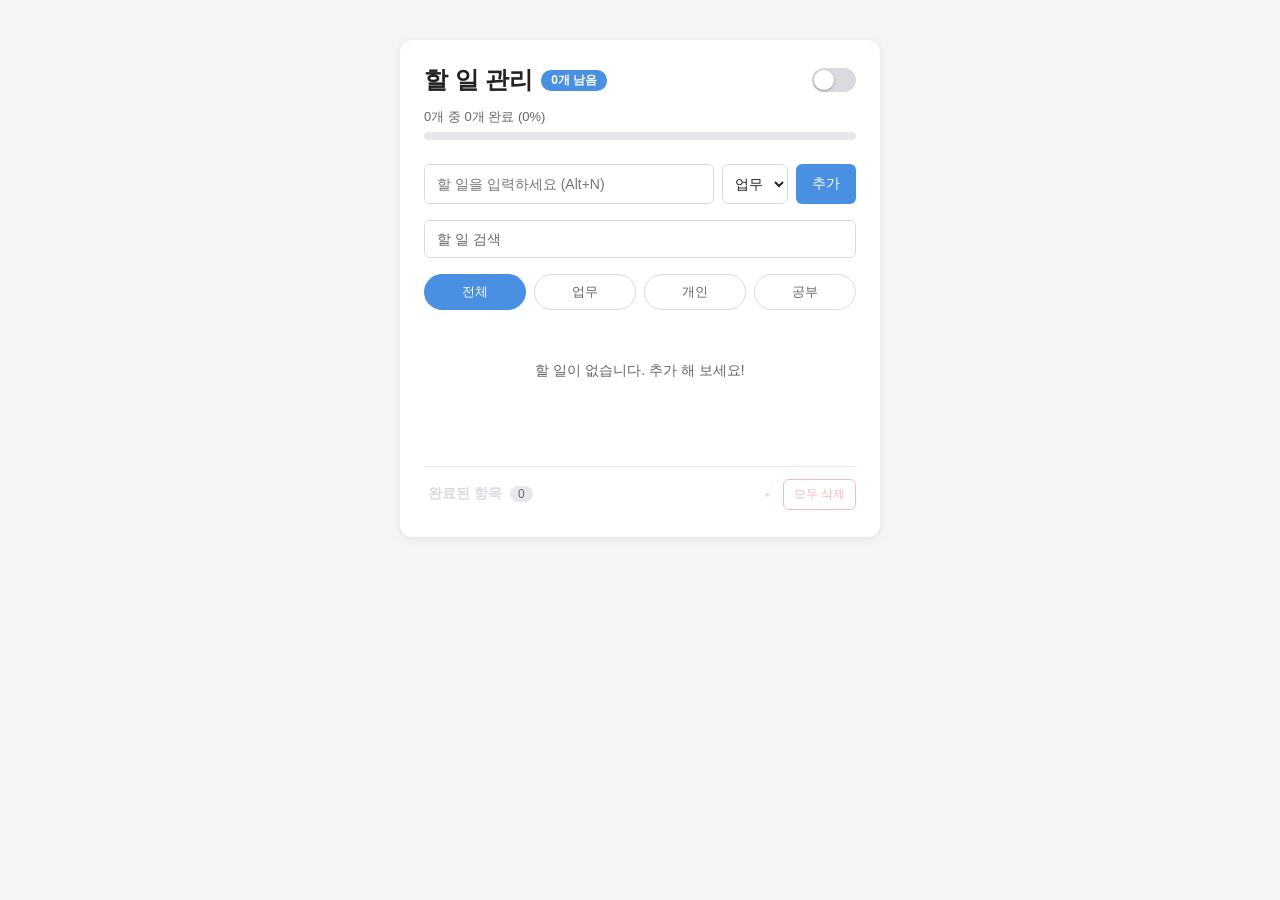
<file: index.html>
<!DOCTYPE html>
<html lang="ko">
<head>
  <meta charset="UTF-8" />
  <meta name="viewport" content="width=device-width, initial-scale=1.0" />
  <title>할 일 관리 앱</title>
  <link rel="stylesheet" href="style.css" />
</head>
<body>
  <div class="app">
    <!-- 헤더: 앱 제목 + 다크모드 토글 + 진행률 -->
    <header class="app-header">
      <div class="header-top">
        <div class="header-title-group">
          <h1 class="app-title">할 일 관리</h1>
          <span id="remaining-badge" class="remaining-badge">0개 남음</span>
        </div>
        <label class="theme-toggle" for="theme-toggle-input" title="다크 모드 전환 (Alt+0)">
          <input
            type="checkbox"
            id="theme-toggle-input"
            class="theme-toggle-input"
            aria-label="다크 모드 전환"
          />
          <span class="theme-toggle-track" aria-hidden="true">
            <span class="theme-toggle-thumb"></span>
          </span>
        </label>
      </div>
      <div class="progress-area">
        <span id="progress-text" class="progress-text">0 / 0 완료</span>
        <div class="progress-bar">
          <div id="progress-bar-fill" class="progress-bar-fill"></div>
        </div>
      </div>
    </header>

    <!-- 입력 영역 -->
    <section class="input-area">
      <input
        type="text"
        id="todo-input"
        class="todo-input"
        placeholder="할 일을 입력하세요 (Alt+N)"
      />
      <select id="category-select" class="category-select">
        <option value="work">업무</option>
        <option value="personal">개인</option>
        <option value="study">공부</option>
      </select>
      <button id="add-btn" class="add-btn" type="button">추가</button>
    </section>

    <!-- 검색 영역 -->
    <section class="search-area">
      <input
        type="search"
        id="search-input"
        class="search-input"
        placeholder="할 일 검색"
        aria-label="할 일 검색"
      />
    </section>

    <!-- 필터 영역 -->
    <nav class="filter-area">
      <button class="filter-btn active" type="button" data-filter="all">전체</button>
      <button class="filter-btn" type="button" data-filter="work">업무</button>
      <button class="filter-btn" type="button" data-filter="personal">개인</button>
      <button class="filter-btn" type="button" data-filter="study">공부</button>
    </nav>

    <!-- 할 일 목록 (미완료 항목만 표시) -->
    <main class="list-area">
      <ul id="todo-list" class="todo-list">
        <!-- 할 일 항목이 여기에 동적으로 렌더링됩니다 -->
      </ul>
    </main>

    <!-- 완료된 항목: 클릭해서 펼쳐야 보이는 별도 영역 -->
    <section class="completed-area">
      <div class="completed-header">
        <button
          id="completed-toggle"
          class="completed-toggle"
          type="button"
          aria-expanded="false"
          aria-controls="completed-list"
        >
          <span class="completed-toggle-label">완료된 항목</span>
          <span id="completed-count" class="completed-count">0</span>
          <span class="completed-toggle-icon" aria-hidden="true">▾</span>
        </button>
        <button id="clear-completed-btn" class="clear-completed-btn" type="button">
          모두 삭제
        </button>
      </div>
      <ul id="completed-list" class="todo-list completed-list collapsed">
        <!-- 완료된 항목이 여기에 동적으로 렌더링됩니다 -->
      </ul>
    </section>
  </div>

  <div id="toast-container" class="toast-container" aria-live="polite"></div>

  <script src="app.js"></script>
</body>
</html>
</file>
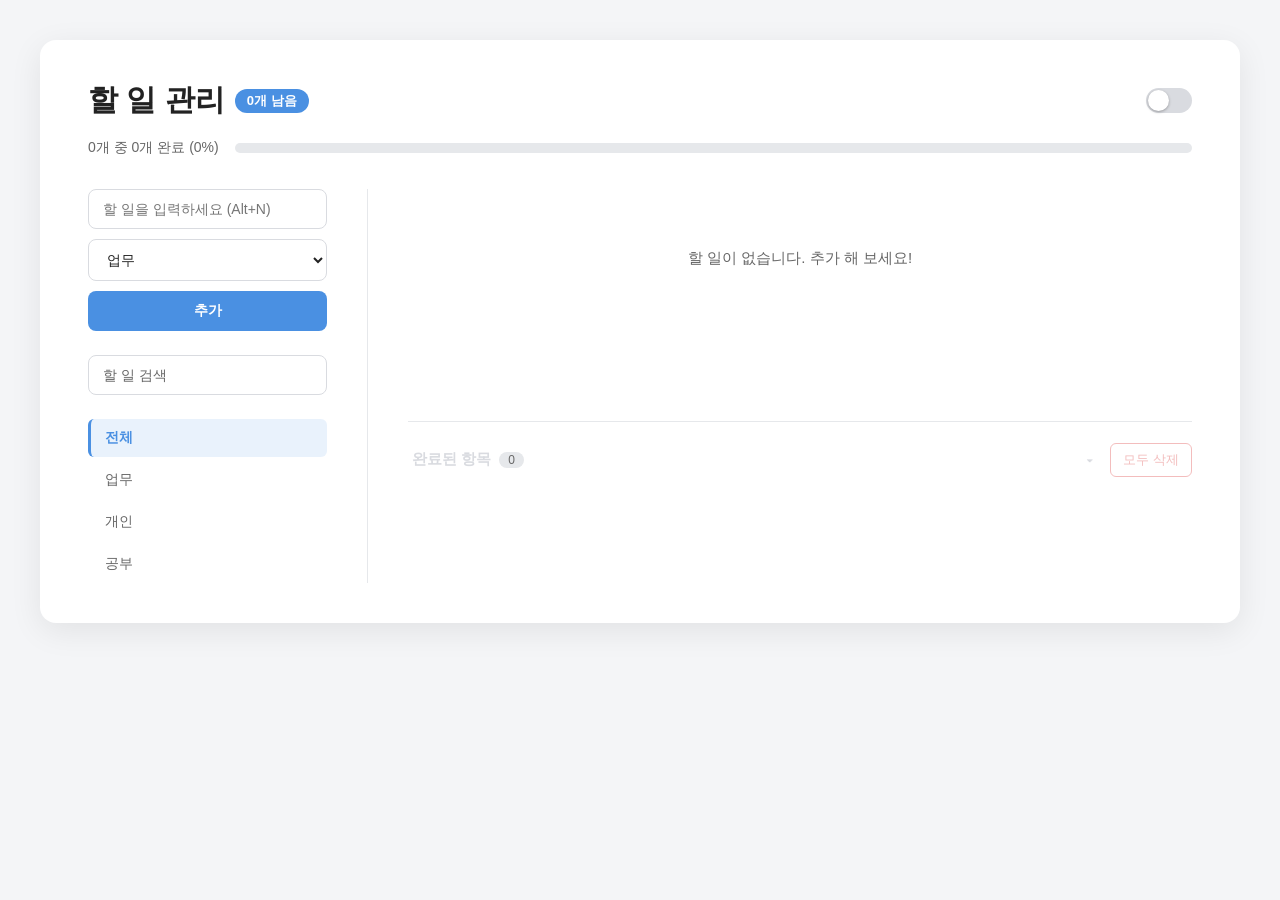
<file: web_version/index.html>
<!DOCTYPE html>
<html lang="ko">
<head>
  <meta charset="UTF-8" />
  <meta name="viewport" content="width=device-width, initial-scale=1.0" />
  <title>할 일 관리 앱 - 웹 버전</title>
  <link rel="stylesheet" href="style.css" />
</head>
<body>
  <div class="app-shell">
    <!-- 헤더: 앱 제목 + 다크모드 토글 + 진행률 -->
    <header class="app-header">
      <div class="header-top">
        <div class="header-title-group">
          <h1 class="app-title">할 일 관리</h1>
          <span id="remaining-badge" class="remaining-badge">0개 남음</span>
        </div>
        <label class="theme-toggle" for="theme-toggle-input" title="다크 모드 전환 (Alt+0)">
          <input
            type="checkbox"
            id="theme-toggle-input"
            class="theme-toggle-input"
            aria-label="다크 모드 전환"
          />
          <span class="theme-toggle-track" aria-hidden="true">
            <span class="theme-toggle-thumb"></span>
          </span>
        </label>
      </div>
      <div class="progress-area">
        <span id="progress-text" class="progress-text">0 / 0 완료</span>
        <div class="progress-bar">
          <div id="progress-bar-fill" class="progress-bar-fill"></div>
        </div>
      </div>
    </header>

    <div class="app-body">
      <!-- 사이드바: 입력/검색/필터 -->
      <aside class="sidebar">
        <section class="input-area">
          <input
            type="text"
            id="todo-input"
            class="todo-input"
            placeholder="할 일을 입력하세요 (Alt+N)"
          />
          <select id="category-select" class="category-select">
            <option value="work">업무</option>
            <option value="personal">개인</option>
            <option value="study">공부</option>
          </select>
          <button id="add-btn" class="add-btn" type="button">추가</button>
        </section>

        <section class="search-area">
          <input
            type="search"
            id="search-input"
            class="search-input"
            placeholder="할 일 검색"
            aria-label="할 일 검색"
          />
        </section>

        <nav class="filter-area">
          <button class="filter-btn active" type="button" data-filter="all">전체</button>
          <button class="filter-btn" type="button" data-filter="work">업무</button>
          <button class="filter-btn" type="button" data-filter="personal">개인</button>
          <button class="filter-btn" type="button" data-filter="study">공부</button>
        </nav>
      </aside>

      <!-- 메인: 할 일 목록 + 완료된 항목 -->
      <main class="main-content">
        <div class="list-area">
          <ul id="todo-list" class="todo-list">
            <!-- 할 일 항목이 여기에 동적으로 렌더링됩니다 -->
          </ul>
        </div>

        <section class="completed-area">
          <div class="completed-header">
            <button
              id="completed-toggle"
              class="completed-toggle"
              type="button"
              aria-expanded="false"
              aria-controls="completed-list"
            >
              <span class="completed-toggle-label">완료된 항목</span>
              <span id="completed-count" class="completed-count">0</span>
              <span class="completed-toggle-icon" aria-hidden="true">▾</span>
            </button>
            <button id="clear-completed-btn" class="clear-completed-btn" type="button">
              모두 삭제
            </button>
          </div>
          <ul id="completed-list" class="todo-list completed-list collapsed">
            <!-- 완료된 항목이 여기에 동적으로 렌더링됩니다 -->
          </ul>
        </section>
      </main>
    </div>
  </div>

  <div id="toast-container" class="toast-container" aria-live="polite"></div>

  <script src="app.js"></script>
</body>
</html>
</file>
<file: style.css>
* {
  box-sizing: border-box;
  margin: 0;
  padding: 0;
}

:root {
  --bg-color: #f4f5f7;
  --card-bg: #ffffff;
  --card-shadow: rgba(0, 0, 0, 0.08);
  --text-color: #222222;
  --muted-text: #666666;
  --border-color: #d9dbe0;
  --item-bg: #f9f9fb;
  --divider-color: #e6e8eb;
  --accent-color: #4a90e2;
  --accent-hover: #3a7bc8;
  --danger-color: #e25c5c;
  --track-bg: #d9dbe0;
}

:root[data-theme="dark"] {
  --bg-color: #1a1a1a;
  --card-bg: #2d2d2d;
  --card-shadow: rgba(0, 0, 0, 0.4);
  --text-color: #e0e0e0;
  --muted-text: #a0a0a0;
  --border-color: #4a4a4a;
  --item-bg: #242424;
  --divider-color: #3d3d3d;
  --accent-color: #5b9bd5;
  --accent-hover: #6fa8dc;
  --danger-color: #ff6b6b;
  --track-bg: #4a4a4a;
}

body {
  font-family: "Apple SD Gothic Neo", "Malgun Gothic", sans-serif;
  background-color: var(--bg-color);
  color: var(--text-color);
  display: flex;
  justify-content: center;
  padding: 40px 16px;
  transition: background-color 0.3s ease, color 0.3s ease;
}

.app {
  width: 100%;
  max-width: 480px;
  background-color: var(--card-bg);
  border-radius: 12px;
  box-shadow: 0 2px 10px var(--card-shadow);
  padding: 24px;
  transition: background-color 0.3s ease, box-shadow 0.3s ease;
}

/* 헤더 */
.app-header {
  margin-bottom: 24px;
}

.header-top {
  display: flex;
  align-items: center;
  justify-content: space-between;
  gap: 12px;
  margin-bottom: 12px;
}

.header-title-group {
  display: flex;
  align-items: center;
  gap: 8px;
  flex-wrap: wrap;
}

.app-title {
  font-size: 24px;
}

.remaining-badge {
  background-color: var(--accent-color);
  color: #fff;
  font-size: 12px;
  font-weight: 600;
  padding: 2px 10px;
  border-radius: 10px;
  white-space: nowrap;
  transition: background-color 0.3s ease;
}

/* 다크모드 토글 스위치 */
.theme-toggle {
  display: inline-flex;
  align-items: center;
  cursor: pointer;
  flex-shrink: 0;
}

.theme-toggle-input {
  position: absolute;
  width: 1px;
  height: 1px;
  opacity: 0;
  pointer-events: none;
}

.theme-toggle-track {
  position: relative;
  display: inline-block;
  width: 44px;
  height: 24px;
  background-color: var(--track-bg);
  border-radius: 12px;
  transition: background-color 0.3s ease;
}

.theme-toggle-thumb {
  position: absolute;
  top: 2px;
  left: 2px;
  width: 20px;
  height: 20px;
  border-radius: 50%;
  background-color: #ffffff;
  box-shadow: 0 1px 3px rgba(0, 0, 0, 0.3);
  transition: transform 0.3s ease;
}

.theme-toggle-input:checked + .theme-toggle-track {
  background-color: var(--accent-color);
}

.theme-toggle-input:checked + .theme-toggle-track .theme-toggle-thumb {
  transform: translateX(20px);
}

.theme-toggle-input:focus-visible + .theme-toggle-track {
  outline: 2px solid var(--accent-color);
  outline-offset: 2px;
}

.progress-area {
  display: flex;
  flex-direction: column;
  gap: 6px;
}

.progress-text {
  font-size: 13px;
  color: var(--muted-text);
}

.progress-bar {
  width: 100%;
  height: 8px;
  background-color: var(--divider-color);
  border-radius: 4px;
  overflow: hidden;
}

.progress-bar-fill {
  height: 100%;
  width: 0%;
  background-color: var(--accent-color);
  transition: width 0.2s ease, background-color 0.3s ease;
}

/* 입력 영역 */
.input-area {
  display: flex;
  gap: 8px;
  margin-bottom: 16px;
}

.todo-input,
.category-select,
.search-input {
  border: 1px solid var(--border-color);
  border-radius: 6px;
  font-size: 14px;
  background-color: var(--card-bg);
  color: var(--text-color);
  transition: background-color 0.3s ease, color 0.3s ease, border-color 0.3s ease;
}

.todo-input {
  flex: 1;
  padding: 10px 12px;
}

.todo-input.shake {
  animation: shake 0.4s ease;
  border-color: var(--danger-color);
}

.category-select {
  padding: 10px 8px;
}

.add-btn {
  padding: 10px 16px;
  border: none;
  border-radius: 6px;
  background-color: var(--accent-color);
  color: #fff;
  font-size: 14px;
  cursor: pointer;
  transition: background-color 0.2s ease;
}

.add-btn:hover {
  background-color: var(--accent-hover);
}

/* 검색 영역 */
.search-area {
  margin-bottom: 16px;
}

.search-input {
  width: 100%;
  padding: 10px 12px;
}

.search-input::placeholder {
  color: var(--muted-text);
}

/* 필터 영역 */
.filter-area {
  display: flex;
  gap: 8px;
  margin-bottom: 20px;
}

.filter-btn {
  flex: 1;
  padding: 8px 0;
  border: 1px solid var(--border-color);
  border-radius: 20px;
  background-color: var(--card-bg);
  color: var(--muted-text);
  font-size: 13px;
  cursor: pointer;
  transition: background-color 0.2s ease, color 0.2s ease, border-color 0.2s ease;
}

.filter-btn.active {
  background-color: var(--accent-color);
  border-color: var(--accent-color);
  color: #fff;
}

/* 목록 영역 */
.list-area {
  min-height: 120px;
}

.todo-list {
  list-style: none;
  display: flex;
  flex-direction: column;
  gap: 8px;
}

/* 할 일 항목 (app.js에서 생성 시 사용할 클래스 구조) */
.todo-item {
  display: flex;
  align-items: center;
  gap: 10px;
  padding: 10px 12px;
  border-radius: 6px;
  border-left: 4px solid var(--border-color);
  background-color: var(--item-bg);
  transition: background-color 0.3s ease, border-color 0.3s ease;
}

.todo-item-checkbox {
  flex-shrink: 0;
  width: 18px;
  height: 18px;
  cursor: pointer;
}

.todo-item-title {
  flex: 1;
  font-size: 14px;
  cursor: pointer;
}

.todo-item-title.completed {
  text-decoration: line-through;
  color: var(--muted-text);
}

.todo-item-edit-input {
  flex: 1;
  padding: 4px 6px;
  border: 1px solid var(--accent-color);
  border-radius: 4px;
  font-size: 14px;
  font-family: inherit;
  background-color: var(--card-bg);
  color: var(--text-color);
}

.todo-item-category {
  font-size: 12px;
  font-weight: 600;
  padding: 2px 8px;
  border-radius: 10px;
  color: #fff;
  white-space: nowrap;
}

.todo-item-edit,
.todo-item-delete {
  border: none;
  background: none;
  color: var(--muted-text);
  cursor: pointer;
  font-size: 13px;
  padding: 4px;
  transition: color 0.2s ease;
}

.todo-item-edit:hover {
  color: var(--accent-color);
}

.todo-item-delete:hover {
  color: var(--danger-color);
}

/* 카테고리별 색상 (흰 글자와의 대비를 고려해 채도/명도 조정, 라이트/다크 공통) */
.category-work {
  border-left-color: #3b5fd9;
}
.category-work .todo-item-category {
  background-color: #3b5fd9;
}

.category-personal {
  border-left-color: #2f9e5c;
}
.category-personal .todo-item-category {
  background-color: #2f9e5c;
}

.category-study {
  border-left-color: #c2670f;
}
.category-study .todo-item-category {
  background-color: #c2670f;
}

/* 빈 상태 안내 */
.empty-state {
  text-align: center;
  padding: 32px 12px;
  color: var(--muted-text);
  font-size: 14px;
}

/* 완료된 항목 영역 */
.completed-area {
  margin-top: 16px;
  border-top: 1px solid var(--divider-color);
  padding-top: 8px;
  transition: border-color 0.3s ease;
}

.completed-header {
  display: flex;
  align-items: center;
  gap: 8px;
}

.completed-toggle {
  flex: 1;
  display: flex;
  align-items: center;
  gap: 8px;
  padding: 10px 4px;
  border: none;
  background: none;
  color: var(--muted-text);
  font-size: 14px;
  cursor: pointer;
}

.completed-toggle:disabled {
  color: var(--border-color);
  cursor: default;
}

.completed-toggle-label {
  font-weight: 600;
}

.completed-count {
  background-color: var(--divider-color);
  color: var(--muted-text);
  font-size: 12px;
  padding: 1px 8px;
  border-radius: 10px;
  transition: background-color 0.3s ease;
}

.completed-toggle-icon {
  margin-left: auto;
  transition: transform 0.15s ease;
}

.completed-toggle.expanded .completed-toggle-icon {
  transform: rotate(180deg);
}

.completed-list.collapsed {
  display: none;
}

.clear-completed-btn {
  border: 1px solid var(--danger-color);
  background: none;
  color: var(--danger-color);
  font-size: 12px;
  padding: 6px 10px;
  border-radius: 6px;
  cursor: pointer;
  white-space: nowrap;
  transition: background-color 0.2s ease, color 0.2s ease;
}

.clear-completed-btn:hover:not(:disabled) {
  background-color: var(--danger-color);
  color: #fff;
}

.clear-completed-btn:disabled {
  opacity: 0.4;
  cursor: default;
}

/* 토스트 알림 */
.toast-container {
  position: fixed;
  left: 50%;
  bottom: 20px;
  transform: translateX(-50%);
  display: flex;
  flex-direction: column;
  align-items: center;
  gap: 8px;
  z-index: 1000;
  pointer-events: none;
}

.toast {
  background-color: var(--text-color);
  color: var(--card-bg);
  padding: 10px 16px;
  border-radius: 6px;
  font-size: 13px;
  opacity: 0;
  transform: translateY(10px);
  transition: opacity 0.25s ease, transform 0.25s ease;
  box-shadow: 0 4px 12px rgba(0, 0, 0, 0.25);
  white-space: nowrap;
}

.toast.visible {
  opacity: 1;
  transform: translateY(0);
}

/* 공용 키보드 포커스 표시 */
:focus-visible {
  outline: 2px solid var(--accent-color);
  outline-offset: 2px;
}

@keyframes shake {
  10%, 90% { transform: translateX(-1px); }
  20%, 80% { transform: translateX(2px); }
  30%, 50%, 70% { transform: translateX(-4px); }
  40%, 60% { transform: translateX(4px); }
}

/* 반응형: 모바일 너비 */
@media (max-width: 480px) {
  body {
    padding: 16px 8px;
  }

  .app {
    padding: 16px;
    border-radius: 8px;
  }

  .app-title {
    font-size: 20px;
  }

  .input-area {
    flex-direction: column;
  }

  .category-select {
    width: 100%;
    padding: 12px 8px;
  }

  .add-btn {
    width: 100%;
    padding: 12px 16px;
  }

  .search-input {
    padding: 12px 12px;
  }

  .filter-area {
    flex-wrap: wrap;
  }

  .filter-btn {
    flex: 1 1 calc(50% - 8px);
    padding: 10px 0;
  }

  .todo-item {
    padding: 8px 10px;
    gap: 8px;
  }

  .todo-item-checkbox {
    width: 22px;
    height: 22px;
  }

  .todo-item-title,
  .todo-item-edit-input {
    min-width: 0;
    overflow: hidden;
    text-overflow: ellipsis;
    white-space: nowrap;
  }

  .todo-item-category {
    font-size: 11px;
    padding: 2px 6px;
  }

  .todo-item-edit,
  .todo-item-delete {
    padding: 8px;
    font-size: 15px;
  }

  .completed-toggle {
    padding: 12px 4px;
  }

  .clear-completed-btn {
    padding: 10px 12px;
  }

  .theme-toggle-track {
    width: 48px;
    height: 26px;
  }

  .theme-toggle-thumb {
    width: 22px;
    height: 22px;
  }

  .theme-toggle-input:checked + .theme-toggle-track .theme-toggle-thumb {
    transform: translateX(22px);
  }
}
</file>
<file: web_version/style.css>
* {
  box-sizing: border-box;
  margin: 0;
  padding: 0;
}

:root {
  --bg-color: #f4f5f7;
  --card-bg: #ffffff;
  --card-shadow: rgba(0, 0, 0, 0.08);
  --text-color: #222222;
  --muted-text: #666666;
  --border-color: #d9dbe0;
  --item-bg: #f9f9fb;
  --divider-color: #e6e8eb;
  --accent-color: #4a90e2;
  --accent-hover: #3a7bc8;
  --accent-tint: rgba(74, 144, 226, 0.12);
  --danger-color: #e25c5c;
  --track-bg: #d9dbe0;
}

:root[data-theme="dark"] {
  --bg-color: #1a1a1a;
  --card-bg: #2d2d2d;
  --card-shadow: rgba(0, 0, 0, 0.5);
  --text-color: #e0e0e0;
  --muted-text: #a0a0a0;
  --border-color: #4a4a4a;
  --item-bg: #242424;
  --divider-color: #3d3d3d;
  --accent-color: #5b9bd5;
  --accent-hover: #6fa8dc;
  --accent-tint: rgba(91, 155, 213, 0.18);
  --danger-color: #ff6b6b;
  --track-bg: #4a4a4a;
}

body {
  font-family: "Apple SD Gothic Neo", "Malgun Gothic", sans-serif;
  background-color: var(--bg-color);
  color: var(--text-color);
  min-height: 100vh;
  padding: 40px;
  transition: background-color 0.3s ease, color 0.3s ease;
}

/* 데스크톱 전체 화면을 활용하는 넓은 컨테이너 */
.app-shell {
  max-width: 1280px;
  margin: 0 auto;
  background-color: var(--card-bg);
  border-radius: 16px;
  box-shadow: 0 8px 32px var(--card-shadow);
  padding: 40px 48px;
  transition: background-color 0.3s ease, box-shadow 0.3s ease;
}

/* 헤더 */
.app-header {
  margin-bottom: 32px;
}

.header-top {
  display: flex;
  align-items: center;
  justify-content: space-between;
  gap: 16px;
  margin-bottom: 18px;
}

.header-title-group {
  display: flex;
  align-items: center;
  gap: 10px;
  flex-wrap: wrap;
}

.app-title {
  font-size: 30px;
}

.remaining-badge {
  background-color: var(--accent-color);
  color: #fff;
  font-size: 13px;
  font-weight: 600;
  padding: 3px 12px;
  border-radius: 12px;
  white-space: nowrap;
  transition: background-color 0.3s ease;
}

/* 다크모드 토글 스위치 */
.theme-toggle {
  display: inline-flex;
  align-items: center;
  cursor: pointer;
  flex-shrink: 0;
}

.theme-toggle-input {
  position: absolute;
  width: 1px;
  height: 1px;
  opacity: 0;
  pointer-events: none;
}

.theme-toggle-track {
  position: relative;
  display: inline-block;
  width: 46px;
  height: 25px;
  background-color: var(--track-bg);
  border-radius: 13px;
  transition: background-color 0.3s ease;
}

.theme-toggle-thumb {
  position: absolute;
  top: 2px;
  left: 2px;
  width: 21px;
  height: 21px;
  border-radius: 50%;
  background-color: #ffffff;
  box-shadow: 0 1px 3px rgba(0, 0, 0, 0.3);
  transition: transform 0.3s ease;
}

.theme-toggle-input:checked + .theme-toggle-track {
  background-color: var(--accent-color);
}

.theme-toggle-input:checked + .theme-toggle-track .theme-toggle-thumb {
  transform: translateX(21px);
}

.theme-toggle-input:focus-visible + .theme-toggle-track {
  outline: 2px solid var(--accent-color);
  outline-offset: 2px;
}

.progress-area {
  display: flex;
  align-items: center;
  gap: 16px;
}

.progress-text {
  font-size: 14px;
  color: var(--muted-text);
  white-space: nowrap;
}

.progress-bar {
  flex: 1;
  height: 10px;
  background-color: var(--divider-color);
  border-radius: 5px;
  overflow: hidden;
}

.progress-bar-fill {
  height: 100%;
  width: 0%;
  background-color: var(--accent-color);
  transition: width 0.2s ease, background-color 0.3s ease;
}

/* 본문: 좌측 사이드바 + 우측 메인 콘텐츠 2단 레이아웃 */
.app-body {
  display: grid;
  grid-template-columns: 280px 1fr;
  gap: 40px;
  align-items: start;
}

.sidebar {
  display: flex;
  flex-direction: column;
  gap: 24px;
  padding-right: 40px;
  border-right: 1px solid var(--divider-color);
  position: sticky;
  top: 40px;
  transition: border-color 0.3s ease;
}

/* 입력 영역 (사이드바 안에서는 세로로 쌓음) */
.input-area {
  display: flex;
  flex-direction: column;
  gap: 10px;
}

.todo-input,
.category-select,
.search-input {
  width: 100%;
  border: 1px solid var(--border-color);
  border-radius: 8px;
  font-size: 14px;
  padding: 11px 14px;
  background-color: var(--card-bg);
  color: var(--text-color);
  transition: background-color 0.3s ease, color 0.3s ease, border-color 0.3s ease;
}

.todo-input.shake {
  animation: shake 0.4s ease;
  border-color: var(--danger-color);
}

.add-btn {
  width: 100%;
  padding: 11px 14px;
  border: none;
  border-radius: 8px;
  background-color: var(--accent-color);
  color: #fff;
  font-size: 14px;
  font-weight: 600;
  cursor: pointer;
  transition: background-color 0.2s ease;
}

.add-btn:hover {
  background-color: var(--accent-hover);
}

.search-input::placeholder {
  color: var(--muted-text);
}

/* 필터 영역: 사이드바에서는 세로 내비게이션 형태 */
.filter-area {
  display: flex;
  flex-direction: column;
  gap: 4px;
}

.filter-btn {
  width: 100%;
  text-align: left;
  padding: 10px 14px;
  border: none;
  border-left: 3px solid transparent;
  border-radius: 6px;
  background-color: transparent;
  color: var(--muted-text);
  font-size: 14px;
  cursor: pointer;
  transition: background-color 0.2s ease, color 0.2s ease, border-color 0.2s ease;
}

.filter-btn:hover {
  background-color: var(--item-bg);
}

.filter-btn.active {
  background-color: var(--accent-tint);
  border-left-color: var(--accent-color);
  color: var(--accent-color);
  font-weight: 600;
}

/* 메인 콘텐츠 */
.main-content {
  display: flex;
  flex-direction: column;
  gap: 32px;
  min-width: 0;
}

.list-area {
  min-height: 200px;
}

/* 할 일 카드들을 화면 너비에 맞춰 여러 열로 배치 */
.todo-list {
  list-style: none;
  display: grid;
  grid-template-columns: repeat(auto-fill, minmax(300px, 1fr));
  gap: 14px;
}

.todo-item {
  display: flex;
  align-items: center;
  gap: 10px;
  padding: 14px 16px;
  border-radius: 8px;
  border-left: 4px solid var(--border-color);
  background-color: var(--item-bg);
  transition: background-color 0.3s ease, border-color 0.3s ease, box-shadow 0.2s ease;
}

.todo-item:hover {
  box-shadow: 0 2px 10px var(--card-shadow);
}

.todo-item-checkbox {
  flex-shrink: 0;
  width: 18px;
  height: 18px;
  cursor: pointer;
}

.todo-item-title {
  flex: 1;
  font-size: 14px;
  cursor: pointer;
  min-width: 0;
  overflow: hidden;
  text-overflow: ellipsis;
  white-space: nowrap;
}

.todo-item-title.completed {
  text-decoration: line-through;
  color: var(--muted-text);
}

.todo-item-edit-input {
  flex: 1;
  min-width: 0;
  padding: 4px 6px;
  border: 1px solid var(--accent-color);
  border-radius: 4px;
  font-size: 14px;
  font-family: inherit;
  background-color: var(--card-bg);
  color: var(--text-color);
}

.todo-item-category {
  font-size: 12px;
  font-weight: 600;
  padding: 2px 8px;
  border-radius: 10px;
  color: #fff;
  white-space: nowrap;
}

.todo-item-edit,
.todo-item-delete {
  border: none;
  background: none;
  color: var(--muted-text);
  cursor: pointer;
  font-size: 13px;
  padding: 4px;
  transition: color 0.2s ease;
}

.todo-item-edit:hover {
  color: var(--accent-color);
}

.todo-item-delete:hover {
  color: var(--danger-color);
}

/* 카테고리별 색상 (라이트/다크 공통 고정값 - 채도가 높아 두 테마에서 모두 잘 보임) */
.category-work {
  border-left-color: #3b5fd9;
}
.category-work .todo-item-category {
  background-color: #3b5fd9;
}

.category-personal {
  border-left-color: #2f9e5c;
}
.category-personal .todo-item-category {
  background-color: #2f9e5c;
}

.category-study {
  border-left-color: #c2670f;
}
.category-study .todo-item-category {
  background-color: #c2670f;
}

/* 빈 상태 안내 (그리드 전체 너비를 차지) */
.empty-state {
  grid-column: 1 / -1;
  text-align: center;
  padding: 60px 20px;
  color: var(--muted-text);
  font-size: 15px;
}

/* 완료된 항목 영역 */
.completed-area {
  border-top: 1px solid var(--divider-color);
  padding-top: 20px;
  transition: border-color 0.3s ease;
}

.completed-header {
  display: flex;
  align-items: center;
  gap: 12px;
  margin-bottom: 14px;
}

.completed-toggle {
  flex: 1;
  display: flex;
  align-items: center;
  gap: 8px;
  padding: 8px 4px;
  border: none;
  background: none;
  color: var(--muted-text);
  font-size: 15px;
  cursor: pointer;
}

.completed-toggle:disabled {
  color: var(--border-color);
  cursor: default;
}

.completed-toggle-label {
  font-weight: 600;
}

.completed-count {
  background-color: var(--divider-color);
  color: var(--muted-text);
  font-size: 12px;
  padding: 1px 9px;
  border-radius: 10px;
  transition: background-color 0.3s ease;
}

.completed-toggle-icon {
  margin-left: auto;
  transition: transform 0.15s ease;
}

.completed-toggle.expanded .completed-toggle-icon {
  transform: rotate(180deg);
}

.completed-list.collapsed {
  display: none;
}

.clear-completed-btn {
  border: 1px solid var(--danger-color);
  background: none;
  color: var(--danger-color);
  font-size: 13px;
  padding: 7px 12px;
  border-radius: 6px;
  cursor: pointer;
  white-space: nowrap;
  transition: background-color 0.2s ease, color 0.2s ease;
}

.clear-completed-btn:hover:not(:disabled) {
  background-color: var(--danger-color);
  color: #fff;
}

.clear-completed-btn:disabled {
  opacity: 0.4;
  cursor: default;
}

/* 토스트 알림 */
.toast-container {
  position: fixed;
  left: 50%;
  bottom: 28px;
  transform: translateX(-50%);
  display: flex;
  flex-direction: column;
  align-items: center;
  gap: 8px;
  z-index: 1000;
  pointer-events: none;
}

.toast {
  background-color: var(--text-color);
  color: var(--card-bg);
  padding: 11px 18px;
  border-radius: 6px;
  font-size: 13px;
  opacity: 0;
  transform: translateY(10px);
  transition: opacity 0.25s ease, transform 0.25s ease;
  box-shadow: 0 4px 12px rgba(0, 0, 0, 0.25);
  white-space: nowrap;
}

.toast.visible {
  opacity: 1;
  transform: translateY(0);
}

/* 공용 키보드 포커스 표시 */
:focus-visible {
  outline: 2px solid var(--accent-color);
  outline-offset: 2px;
}

@keyframes shake {
  10%, 90% { transform: translateX(-1px); }
  20%, 80% { transform: translateX(2px); }
  30%, 50%, 70% { transform: translateX(-4px); }
  40%, 60% { transform: translateX(4px); }
}

/* 중간 너비: 사이드바를 상단으로 올려 1단 레이아웃으로 전환 */
@media (max-width: 960px) {
  body {
    padding: 24px 16px;
  }

  .app-shell {
    padding: 28px 24px;
  }

  .app-body {
    grid-template-columns: 1fr;
    gap: 24px;
  }

  .sidebar {
    position: static;
    padding-right: 0;
    padding-bottom: 24px;
    border-right: none;
    border-bottom: 1px solid var(--divider-color);
  }

  .input-area {
    flex-direction: row;
  }

  .category-select {
    width: auto;
  }

  .add-btn {
    width: auto;
  }

  .filter-area {
    flex-direction: row;
  }

  .filter-btn {
    flex: 1;
    text-align: center;
    border-left: none;
    border: 1px solid var(--border-color);
    border-radius: 20px;
  }

  .filter-btn.active {
    border-color: var(--accent-color);
  }
}

/* 모바일 너비 */
@media (max-width: 480px) {
  body {
    padding: 16px 8px;
  }

  .app-shell {
    padding: 16px;
    border-radius: 8px;
  }

  .app-title {
    font-size: 20px;
  }

  .input-area {
    flex-direction: column;
  }

  .add-btn {
    width: 100%;
    padding: 12px 16px;
  }

  .filter-area {
    flex-wrap: wrap;
  }

  .filter-btn {
    flex: 1 1 calc(50% - 8px);
    padding: 10px 0;
  }

  .todo-list {
    grid-template-columns: 1fr;
  }

  .todo-item {
    padding: 8px 10px;
    gap: 8px;
  }

  .todo-item-checkbox {
    width: 22px;
    height: 22px;
  }

  .todo-item-category {
    font-size: 11px;
    padding: 2px 6px;
  }

  .todo-item-edit,
  .todo-item-delete {
    padding: 8px;
    font-size: 15px;
  }

  .completed-header {
    flex-wrap: wrap;
  }

  .theme-toggle-track {
    width: 48px;
    height: 26px;
  }

  .theme-toggle-thumb {
    width: 22px;
    height: 22px;
  }

  .theme-toggle-input:checked + .theme-toggle-track .theme-toggle-thumb {
    transform: translateX(22px);
  }
}
</file>
